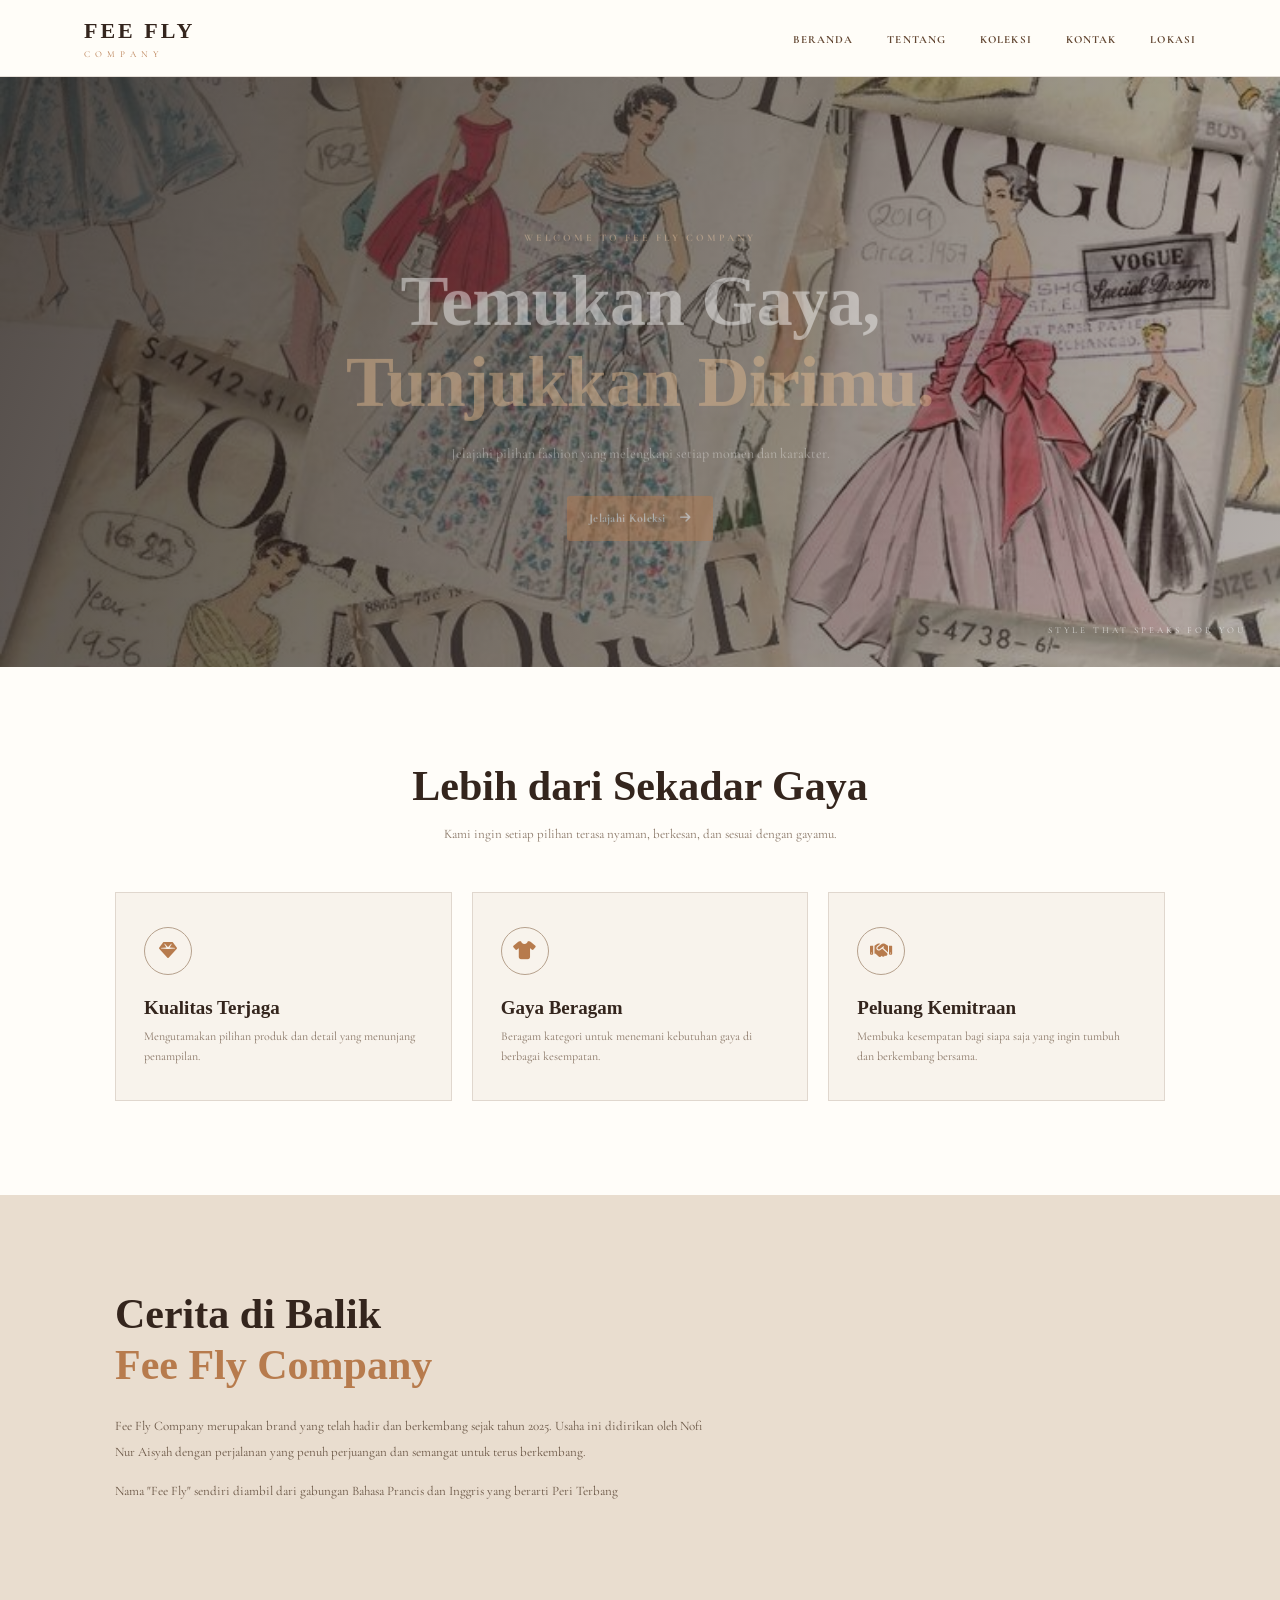
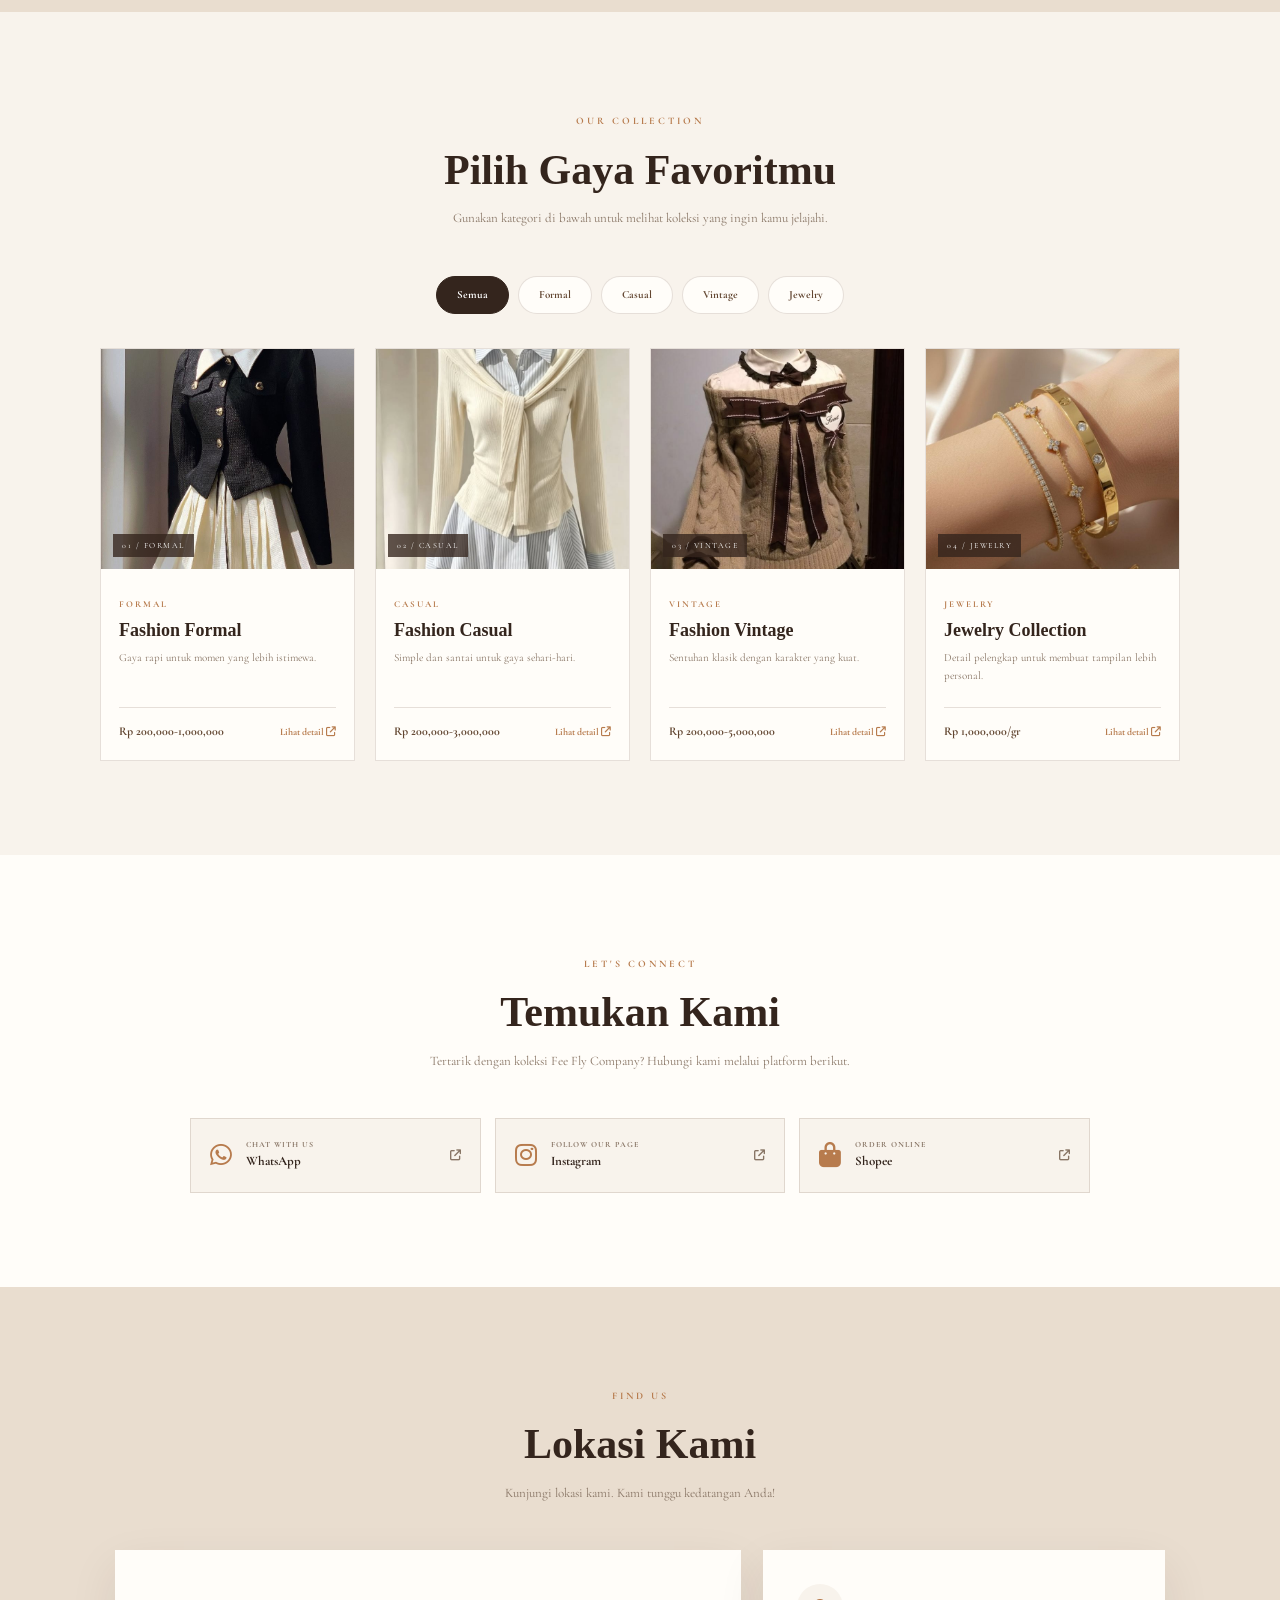
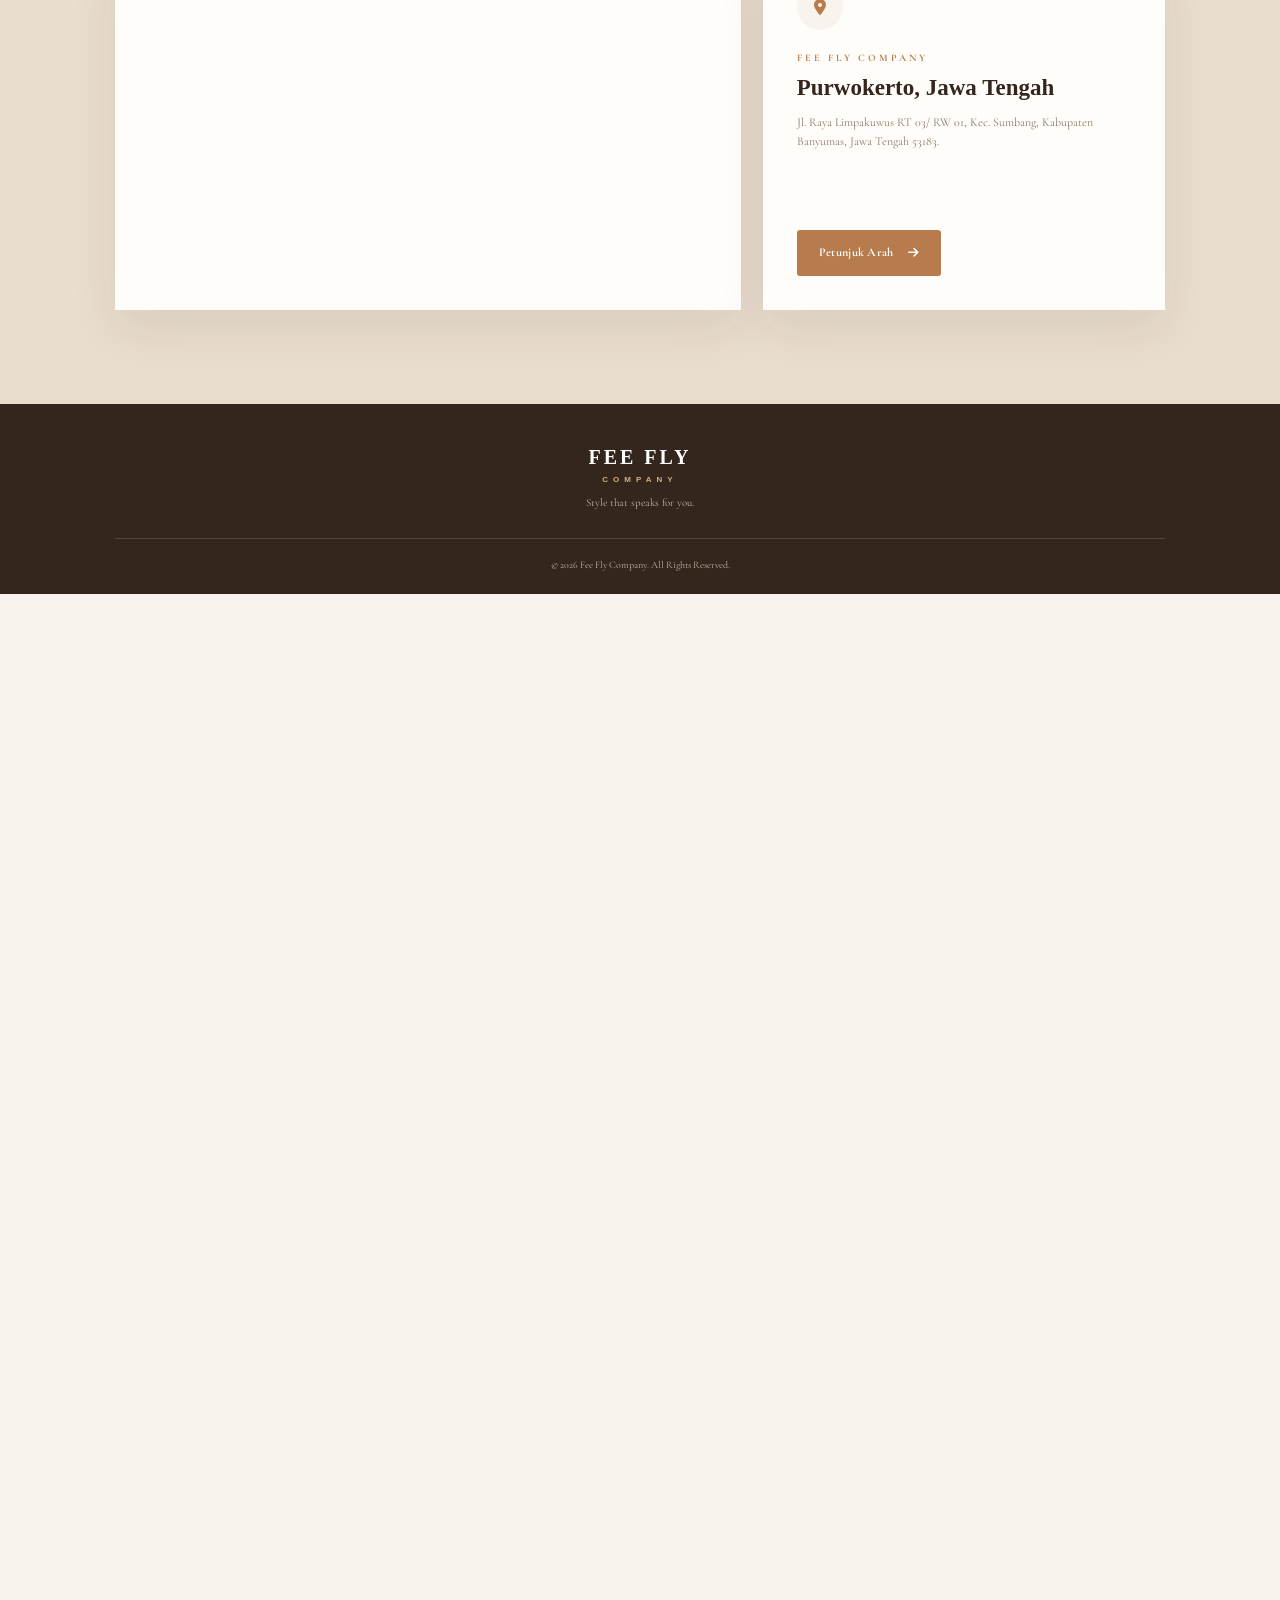
<file: index.html>
<!DOCTYPE html>
<html>
<head>
    <meta charset="UTF-8">
    <meta http-equiv="refresh" content="0; url=./fee_fly_fashion/">
    <title>Fee Fly Fashion</title>
</head>
<body>
    <p>Mengalihkan ke Fee Fly Fashion...</p>
</body>
</html>
</file>
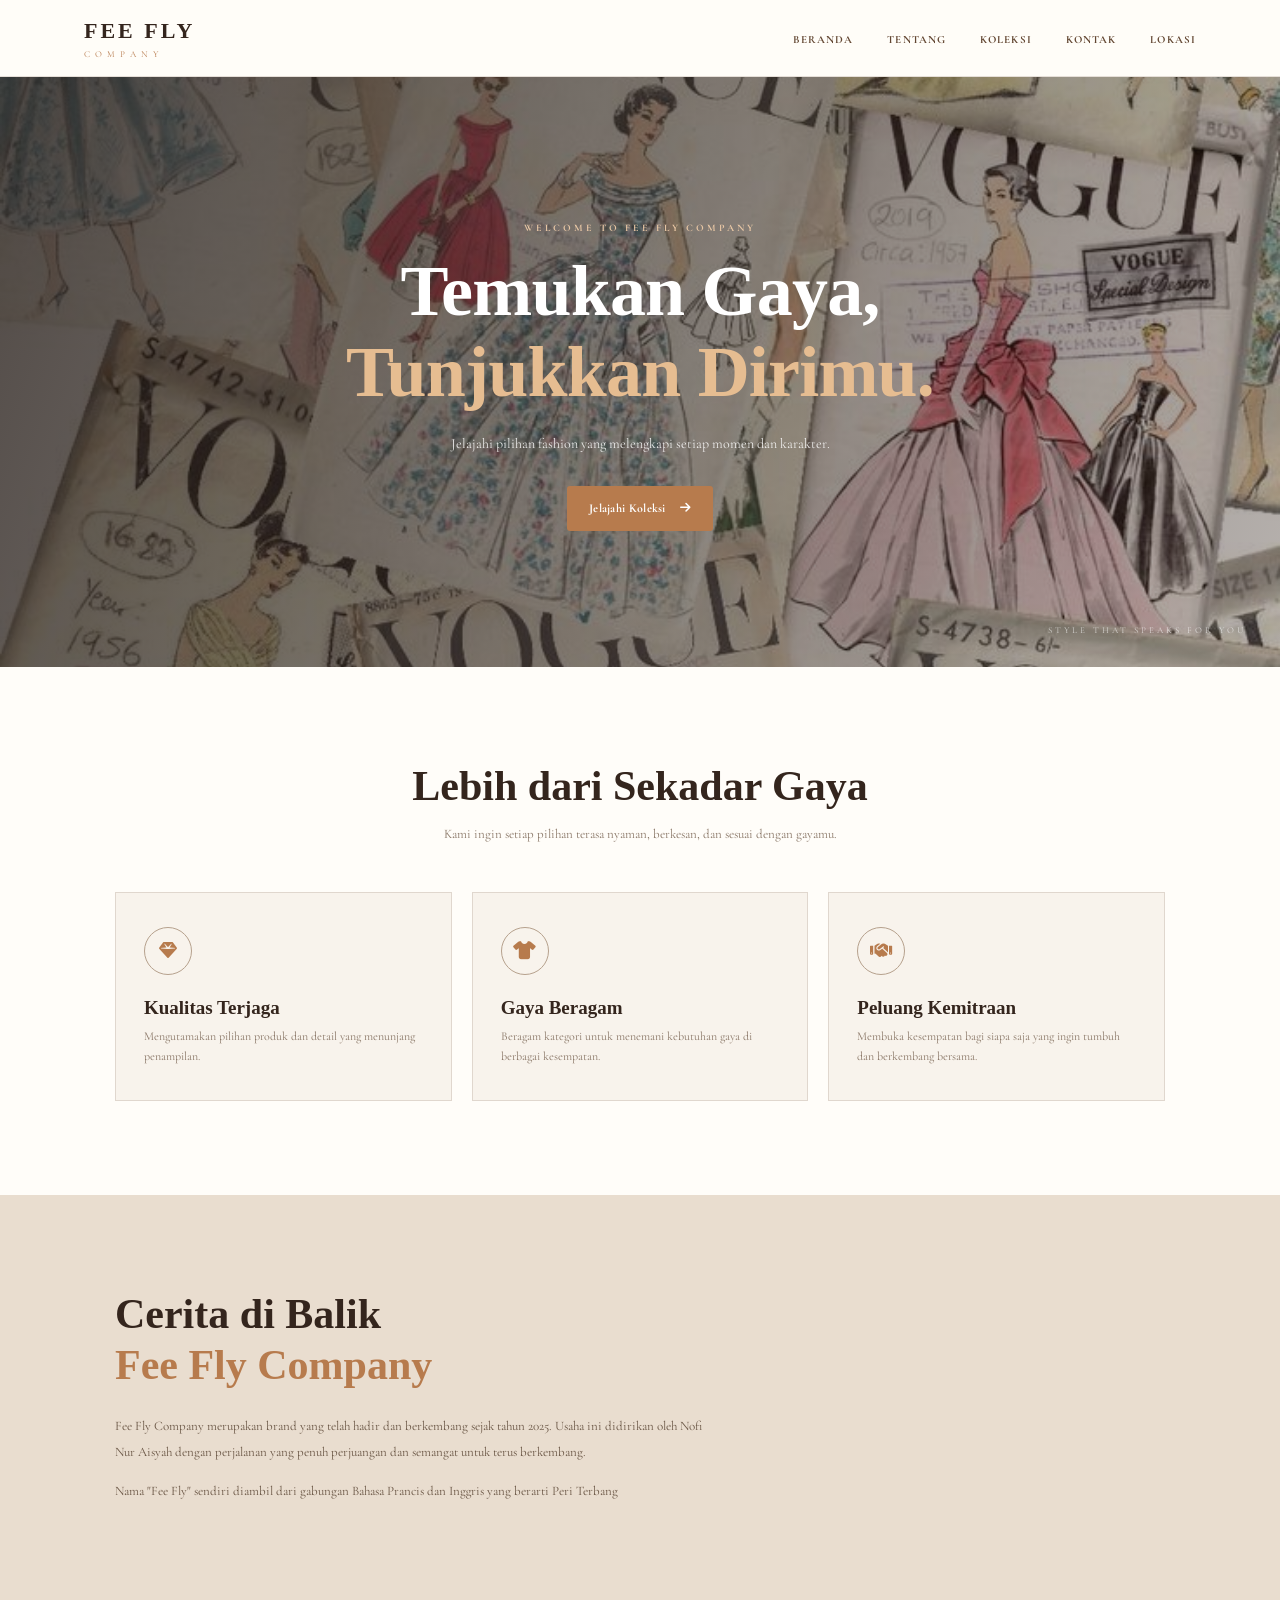
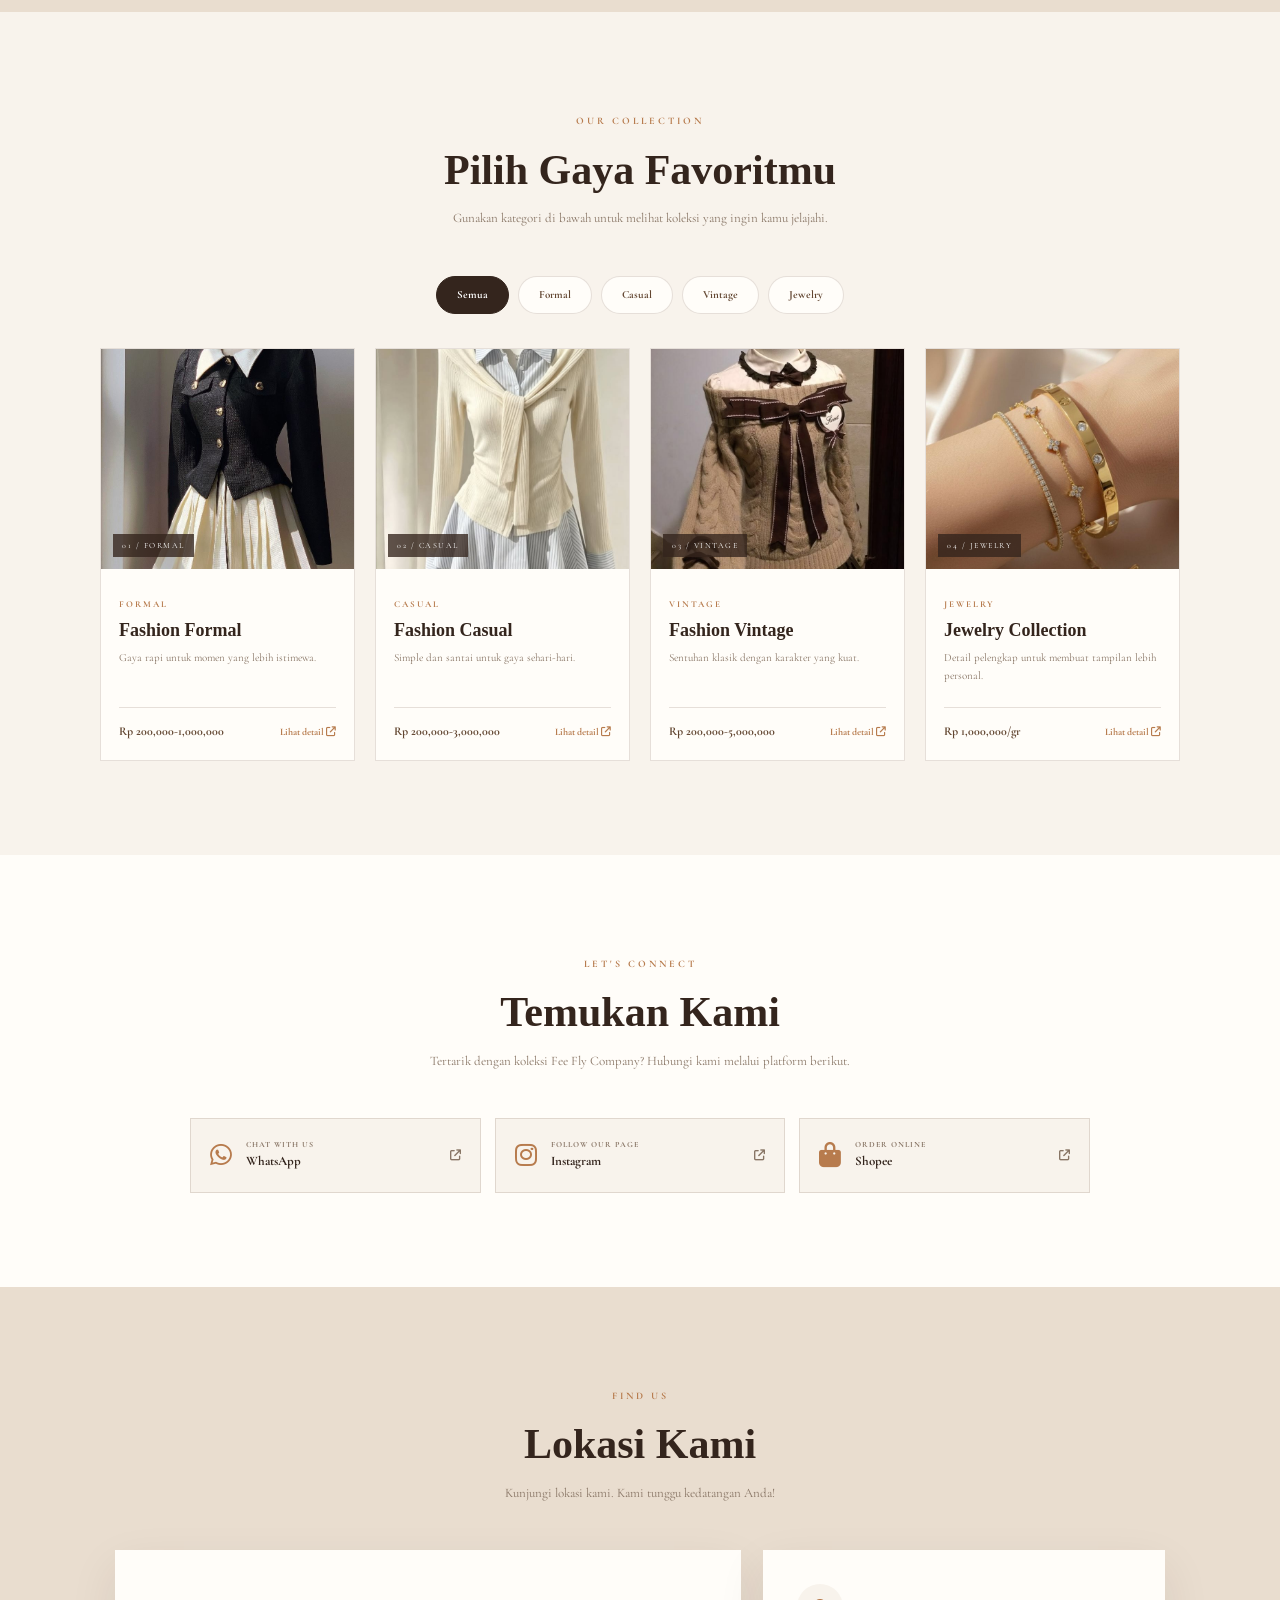
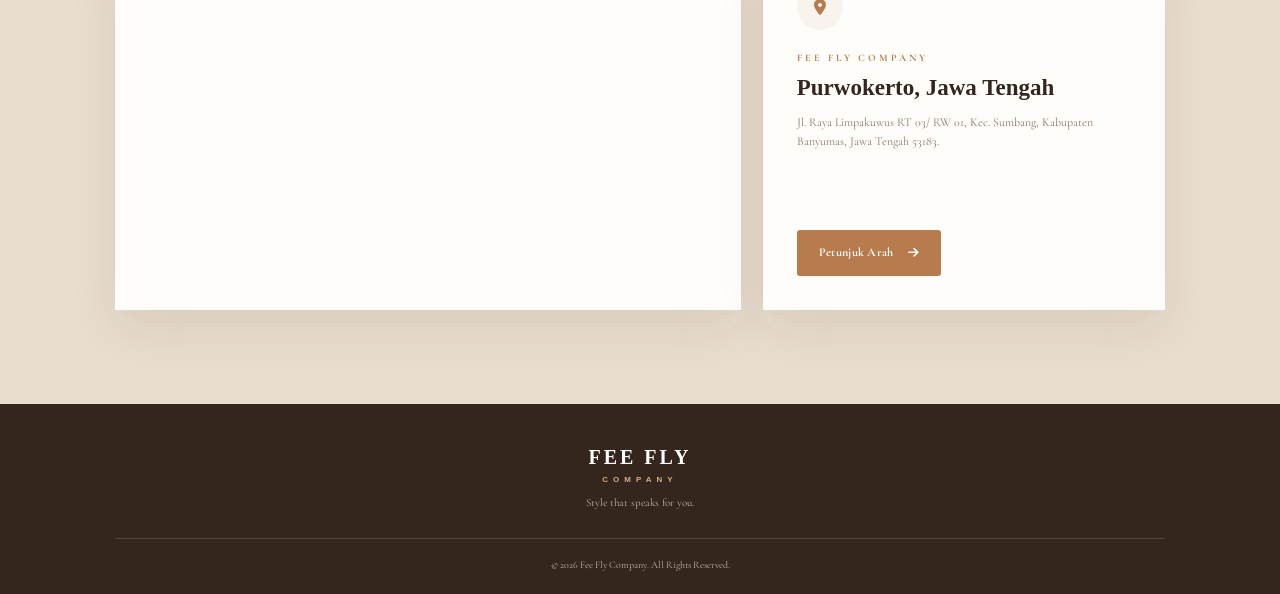
<file: fee_fly_fashion/index.html>
<!DOCTYPE html>
<html lang="id">
<head>
  <meta charset="UTF-8">
  <meta name="viewport" content="width=device-width, initial-scale=1.0">
  <meta name="theme-color" content="#f8f3ec">
  <title>Fee Fly Company</title>
  <link rel="stylesheet" href="style.css">
  <link rel="stylesheet" href="https://cdnjs.cloudflare.com/ajax/libs/font-awesome/6.5.0/css/all.min.css">
</head>
<body>

<header class="site-header">
  <nav class="navbar" aria-label="Navigasi utama">
    <a href="#beranda" class="logo"><strong>FEE FLY</strong><span>COMPANY</span></a>

    <input type="checkbox" id="menu-toggle" class="menu-toggle">
    <label for="menu-toggle" class="menu-icon" aria-label="Buka atau tutup menu">
      <i class="fa-solid fa-bars"></i>
      <i class="fa-solid fa-xmark"></i>
    </label>

    <ul class="nav-links">
      <li><a href="#beranda">Beranda</a></li>
      <li><a href="#tentang">Tentang</a></li>
      <li><a href="#daftar">Koleksi</a></li>
      <li><a href="#kontak">Kontak</a></li>
      <li><a href="#lokasi">Lokasi</a></li>
    </ul>
  </nav>
</header>

<main>
  <section id="beranda" class="hero">
    <div class="hero-overlay"></div>
    <div class="hero-content">
      <span class="eyebrow light">WELCOME TO FEE FLY COMPANY</span>
      <h1>Temukan Gaya,<br><em>Tunjukkan Dirimu.</em></h1>
      <p>Jelajahi pilihan fashion yang melengkapi setiap momen dan karakter.</p>
      <a href="#daftar" class="primary-button">Jelajahi Koleksi <i class="fa-solid fa-arrow-right"></i></a>
    </div>
    <span class="hero-note">STYLE THAT SPEAKS FOR YOU</span>
  </section>

  <section class="benefits section-pad">
    <div class="section-heading">
      <h2>Lebih dari Sekadar Gaya</h2>
      <p>Kami ingin setiap pilihan terasa nyaman, berkesan, dan sesuai dengan gayamu.</p>
    </div>
    <div class="benefit-grid">
      <article class="benefit-card">
        <span class="benefit-icon"><i class="fa-solid fa-gem"></i></span>
        <h3>Kualitas Terjaga</h3>
        <p>Mengutamakan pilihan produk dan detail yang menunjang penampilan.</p>
      </article>
      <article class="benefit-card">
        <span class="benefit-icon"><i class="fa-solid fa-shirt"></i></span>
        <h3>Gaya Beragam</h3>
        <p>Beragam kategori untuk menemani kebutuhan gaya di berbagai kesempatan.</p>
      </article>
      <article class="benefit-card">
        <span class="benefit-icon"><i class="fa-solid fa-handshake"></i></span>
        <h3>Peluang Kemitraan</h3>
        <p>Membuka kesempatan bagi siapa saja yang ingin tumbuh dan berkembang bersama.</p>
      </article>
    </div>
  </section>

  <section id="tentang" class="about-section section-pad">
    <div class="about-wrap">
      <div class="about-copy">
        <h2>Cerita di Balik<br><em>Fee Fly Company</em></h2>
        <p>Fee Fly Company merupakan brand yang telah hadir dan berkembang sejak tahun 2025. Usaha ini didirikan oleh Nofi Nur Aisyah dengan perjalanan yang penuh perjuangan dan semangat untuk terus berkembang.</p>
        <p>Nama "Fee Fly" sendiri diambil dari gabungan Bahasa Prancis dan Inggris yang berarti Peri Terbang</p>
      </div>
      <!-- <div class="story-list">
        <article class="story-item"><span>01</span><div><h3>2014</h3><p>Awal perjalanan Fee Fly Company.</p></div></article>
        <article class="story-item"><span>02</span><div><h3>Passion & Dedication</h3><p>Dibangun dengan kerja keras dan ketekunan.</p></div></article>
        <article class="story-item"><span>03</span><div><h3>Growing Together</h3><p>Terus berkembang dan membuka peluang usaha.</p></div></article>
      </div> -->
    </div>
  </section>

  <section id="daftar" class="collection section-pad">
    <div class="section-heading">
      <span class="eyebrow">OUR COLLECTION</span>
      <h2>Pilih Gaya Favoritmu</h2>
      <p>Gunakan kategori di bawah untuk melihat koleksi yang ingin kamu jelajahi.</p>
    </div>

    <!-- Filter CSS-only: pilih satu kategori untuk menampilkan kartunya -->
    <div class="catalogue">
      <input type="radio" name="category" id="filter-all" checked>
      <input type="radio" name="category" id="filter-formal">
      <input type="radio" name="category" id="filter-casual">
      <input type="radio" name="category" id="filter-vintage">
      <input type="radio" name="category" id="filter-jewelry">

      <div class="filter-tabs" aria-label="Filter koleksi">
        <label for="filter-all">Semua</label>
        <label for="filter-formal">Formal</label>
        <label for="filter-casual">Casual</label>
        <label for="filter-vintage">Vintage</label>
        <label for="filter-jewelry">Jewelry</label>
      </div>

      <div class="product-grid">
        <article class="product-card formal">
          <a class="product-photo" href="#detail-formal"><img src="fashion formal.jpg" alt="Fashion formal"><span>01 / FORMAL</span></a>
          <div class="product-info"><span class="product-category">FORMAL</span><h3>Fashion Formal</h3><p>Gaya rapi untuk momen yang lebih istimewa.</p><div class="product-bottom"><strong>Rp 200,000-1,000,000</strong><a href="#detail-formal">Lihat detail <i class="fa-solid fa-arrow-up-right-from-square"></i></a></div></div>
        </article>

        <article class="product-card casual">
          <a class="product-photo" href="#detail-casual"><img src="fashion casual.jpg" alt="Fashion casual"><span>02 / CASUAL</span></a>
          <div class="product-info"><span class="product-category">CASUAL</span><h3>Fashion Casual</h3><p>Simple dan santai untuk gaya sehari-hari.</p><div class="product-bottom"><strong>Rp 200,000-3,000,000</strong><a href="#detail-casual">Lihat detail <i class="fa-solid fa-arrow-up-right-from-square"></i></a></div></div>
        </article>

        <article class="product-card vintage">
          <a class="product-photo" href="#detail-vintage"><img src="fashion vintage.jpg" alt="Fashion vintage"><span>03 / VINTAGE</span></a>
          <div class="product-info"><span class="product-category">VINTAGE</span><h3>Fashion Vintage</h3><p>Sentuhan klasik dengan karakter yang kuat.</p><div class="product-bottom"><strong>Rp 200,000-5,000,000</strong><a href="#detail-vintage">Lihat detail <i class="fa-solid fa-arrow-up-right-from-square"></i></a></div></div>
        </article>

        <article class="product-card jewelry">
          <a class="product-photo" href="#detail-jewelry"><img src="gelang.jpg" alt="Koleksi jewelry"><span>04 / JEWELRY</span></a>
          <div class="product-info"><span class="product-category">JEWELRY</span><h3>Jewelry Collection</h3><p>Detail pelengkap untuk membuat tampilan lebih personal.</p><div class="product-bottom"><strong>Rp 1,000,000/gr</strong><a href="#detail-jewelry">Lihat detail <i class="fa-solid fa-arrow-up-right-from-square"></i></a></div></div>
        </article>
      </div>
    </div>
  </section>

  <section class="details-area" aria-label="Detail koleksi">
    <article id="detail-formal" class="detail-panel"><a href="#daftar" class="detail-close" aria-label="Tutup detail">&times;</a><img src="fashion formal.jpg" alt="Fashion formal"><div><span class="eyebrow">DETAIL KOLEKSI</span><h2>Fashion Formal</h2><p>Temukan pilihan fashion formal untuk melengkapi penampilan di momen spesial.</p><strong>Rp 200,000-1,000,000</strong></div></article>
    <article id="detail-casual" class="detail-panel"><a href="#daftar" class="detail-close" aria-label="Tutup detail">&times;</a><img src="fashion casual.jpg" alt="Fashion casual"><div><span class="eyebrow">DETAIL KOLEKSI</span><h2>Fashion Casual</h2><p>Pilihan gaya casual yang santai dan mudah dipadukan untuk aktivitas sehari-hari.</p><strong>Rp 200,000-3,000,000</strong></div></article>
    <article id="detail-vintage" class="detail-panel"><a href="#daftar" class="detail-close" aria-label="Tutup detail">&times;</a><img src="fashion vintage.jpg" alt="Fashion vintage"><div><span class="eyebrow">DETAIL KOLEKSI</span><h2>Fashion Vintage</h2><p>Koleksi bernuansa vintage untuk kamu yang menyukai sentuhan klasik.</p><strong>Rp 200,000-5,000,000</strong></div></article>
    <article id="detail-jewelry" class="detail-panel"><a href="#daftar" class="detail-close" aria-label="Tutup detail">&times;</a><img src="gelang.jpg" alt="Jewelry"><div><span class="eyebrow">DETAIL KOLEKSI</span><h2>Jewelry Collection</h2><p>Pelengkap gaya dengan detail yang memberi sentuhan berbeda.</p><strong>Rp 1,000,000/gr</strong></div></article>
  </section>

  <section id="kontak" class="contact-section section-pad">
    <div class="section-heading">
      <span class="eyebrow">LET'S CONNECT</span>
      <h2>Temukan Kami</h2>
      <p>Tertarik dengan koleksi Fee Fly Company? Hubungi kami melalui platform berikut.</p>
    </div>
    <div class="contact-links">
      <a class="contact-link whatsapp" href="https://wa.me/6285780030881?text=Halo%20Fee%20Fly%20Company,%20saya%20ingin%20bertanya" target="_blank" rel="noopener noreferrer"><i class="fa-brands fa-whatsapp"></i><span><small>CHAT WITH US</small>WhatsApp</span><i class="fa-solid fa-arrow-up-right-from-square"></i></a>
      <a class="contact-link instagram" href="https://instagram.com/fee_fly_company" target="_blank" rel="noopener noreferrer"><i class="fa-brands fa-instagram"></i><span><small>FOLLOW OUR PAGE</small>Instagram</span><i class="fa-solid fa-arrow-up-right-from-square"></i></a>
      <a class="contact-link shopee" href="https://shopee.co.id/" target="_blank" rel="noopener noreferrer"><i class="fa-solid fa-bag-shopping"></i><span><small>ORDER ONLINE</small>Shopee</span><i class="fa-solid fa-arrow-up-right-from-square"></i></a>
    </div>
  </section>

  <section id="lokasi" class="location-section section-pad">
    <div class="section-heading">
      <span class="eyebrow">FIND US</span><h2>Lokasi Kami</h2>
      <p>Kunjungi lokasi kami. Kami tunggu kedatangan Anda!</p>
    </div>
    <div class="location-grid">
      <div class="map-frame"><iframe src="https://maps.google.com/maps?q=-7.315831,109.248195&z=17&output=embed" title="Peta lokasi Fee Fly Company" loading="lazy" referrerpolicy="no-referrer-when-downgrade"></iframe></div>
      <div class="location-card"><span class="location-pin"><i class="fa-solid fa-location-dot"></i></span><span class="eyebrow">FEE FLY COMPANY</span><h3>Purwokerto, Jawa Tengah</h3><p>Jl. Raya Limpakuwus RT 03/ RW 01, Kec. Sumbang, Kabupaten Banyumas, Jawa Tengah 53183.</p><a class="primary-button" href="https://www.google.com/maps/dir/?api=1&destination=-7.315831%2C109.248195" target="_blank" rel="noopener noreferrer">Petunjuk Arah <i class="fa-solid fa-arrow-right"></i></a></div>
    </div>
  </section>
</main>

<footer class="footer">
  <a href="#beranda" class="footer-brand">FEE FLY <span>COMPANY</span></a>
  <p>Style that speaks for you.</p>
  <div class="footer-bottom">© 2026 Fee Fly Company. All Rights Reserved.</div>
</footer>
</body>
</html>
</file>
<file: fee_fly_fashion/style.css>
@import url('https://fonts.googleapis.com/css2?family=Cormorant+Garamond:wght@400;500;600;700&family=Plus+Jakarta+Sans:wght@400;500;600;700&display=swap');
:root {
    --cream: #f8f3ec;
    --paper: #fffdf9;
    --sand: #e9ddcf;
    --taupe: #b6a18d;
    --brown: #624631;
    --deep: #34251d;
    --muted: #887565;
    --accent: #b77b4d;
    --line: rgba(98, 70, 49, .16);
    --shadow: 0 18px 45px rgba(52, 37, 29, .09);
}

* {
    box-sizing: border-box;
    margin: 0;
    padding: 0;
}

html {
    scroll-behavior: smooth;
    scroll-padding-top: 88px;
}

body {
    background: var(--cream);
    color: var(--deep);
    font-family: 'Cormorant Garamond', serif;
    line-height: 1.65;
    overflow-x: hidden;
}

a {
    color: inherit;
}

.site-header {
    position: sticky;
    top: 0;
    z-index: 100;
    background: rgba(255, 253, 249, .94);
    backdrop-filter: blur(14px);
    border-bottom: 1px solid var(--line);
}

.navbar {
    min-height: 76px;
    max-width: 1180px;
    margin: auto;
    padding: 12px 34px;
    display: flex;
    align-items: center;
    justify-content: space-between;
}

.logo,
.footer-brand {
    display: flex;
    flex-direction: column;
    text-decoration: none;
    color: var(--deep);
    line-height: 1;
    letter-spacing: 3px;
}

.logo strong {
    font: 700 22px 'Playfair Display', Georgia, serif;
}

.logo span,
.footer-brand span {
    margin-top: 6px;
    font-size: 9px;
    letter-spacing: 5px;
    color: var(--accent);
}

.nav-links {
    display: flex;
    align-items: center;
    gap: 34px;
    list-style: none;
}

.nav-links a {
    text-decoration: none;
    text-transform: uppercase;
    font-size: 11px;
    font-weight: 700;
    letter-spacing: 1.1px;
    color: var(--brown);
    transition: color .25s;
}

.nav-links a:hover {
    color: var(--accent);
}

.menu-toggle,
.menu-icon {
    display: none;
}

.hero {
    min-height: 590px;
    position: relative;
    display: grid;
    place-items: center;
    text-align: center;
    padding: 100px 24px;
    color: white;
    background: url("bg.jpg") center/cover no-repeat;
    isolation: isolate;
}

.hero-overlay {
    position: absolute;
    inset: 0;
    z-index: -1;
    background: linear-gradient(110deg, rgba(31, 22, 17, .78), rgba(49, 34, 24, .35));
}

.hero-content {
    max-width: 760px;
    animation: rise .8s ease both;
}

.eyebrow {
    display: inline-block;
    color: var(--accent);
    font-size: 10px;
    font-weight: 700;
    letter-spacing: 3px;
    margin-bottom: 15px;
}

.eyebrow.light {
    color: #e8c7a5;
}

.hero h1 {
    font: 600 clamp(42px, 6vw, 72px)/1.12 'Playfair Display', Georgia, serif;
    letter-spacing: -.8px;
    margin-bottom: 20px;
}

.hero h1 em,
.about-copy h2 em {
    color: #e6bd91;
    font-style: normal;
}

.hero p {
    max-width: 520px;
    margin: 0 auto 30px;
    color: rgba(255, 255, 255, .86);
    font-size: 14px;
}

.primary-button {
    display: inline-flex;
    align-items: center;
    gap: 14px;
    padding: 13px 22px;
    border-radius: 3px;
    background: var(--accent);
    color: white;
    text-decoration: none;
    font-size: 12px;
    font-weight: 700;
    letter-spacing: .3px;
    transition: .25s;
}

.primary-button:hover {
    background: #98613b;
    transform: translateY(-3px);
}

.hero-note {
    position: absolute;
    right: 34px;
    bottom: 28px;
    font-size: 9px;
    letter-spacing: 3px;
    color: rgba(255, 255, 255, .65);
}

.section-pad {
    padding: 94px 28px;
}

.section-heading {
    max-width: 620px;
    text-align: center;
    margin: 0 auto 46px;
}

.section-heading h2,
.about-copy h2 {
    color: var(--deep);
    font: 600 clamp(30px, 4vw, 42px)/1.2 'Playfair Display', Georgia, serif;
    margin-bottom: 13px;
}

.section-heading p {
    color: var(--muted);
    font-size: 13px;
}

.benefits {
    background: var(--paper);
}

.benefit-grid {
    max-width: 1050px;
    margin: auto;
    display: grid;
    grid-template-columns: repeat(3, 1fr);
    gap: 20px;
}

.benefit-card {
    padding: 34px 28px;
    border: 1px solid var(--line);
    background: var(--cream);
    transition: transform .3s, box-shadow .3s;
}

.benefit-card:hover {
    transform: translateY(-7px);
    box-shadow: var(--shadow);
}

.benefit-icon {
    width: 48px;
    height: 48px;
    display: grid;
    place-items: center;
    border: 1px solid var(--taupe);
    color: var(--accent);
    border-radius: 50%;
    font-size: 18px;
    margin-bottom: 22px;
}

.benefit-card h3,
.story-item h3 {
    font: 600 19px 'Playfair Display', Georgia, serif;
    color: var(--deep);
    margin-bottom: 8px;
}

.benefit-card p,
.story-item p {
    font-size: 12px;
    color: var(--muted);
}

.about-section {
    background: var(--sand);
}

.about-wrap {
    max-width: 1050px;
    margin: auto;
    display: grid;
    grid-template-columns: 1.35fr .85fr;
    gap: 90px;
    align-items: center;
}

.about-copy h2 {
    margin-bottom: 24px;
}

.about-copy h2 em {
    color: var(--accent);
}

.about-copy p {
    color: #685443;
    font-size: 13px;
    line-height: 1.95;
    margin-bottom: 14px;
}

.story-list {
    display: grid;
    gap: 13px;
}

.story-item {
    display: flex;
    gap: 20px;
    align-items: flex-start;
    padding: 23px;
    background: rgba(255, 253, 249, .78);
    border-left: 2px solid var(--accent);
}

.story-item>span {
    color: var(--accent);
    font: 600 22px 'Playfair Display', Georgia, serif;
}

.story-item h3 {
    font-size: 17px;
}

.collection {
    background: var(--cream);
}

.catalogue {
    max-width: 1080px;
    margin: auto;
}

.catalogue>input {
    position: absolute;
    opacity: 0;
    pointer-events: none;
}

.filter-tabs {
    display: flex;
    justify-content: center;
    flex-wrap: wrap;
    gap: 9px;
    margin-bottom: 34px;
}

.filter-tabs label {
    cursor: pointer;
    border: 1px solid var(--line);
    color: var(--brown);
    background: var(--paper);
    padding: 9px 20px;
    border-radius: 30px;
    font-size: 11px;
    font-weight: 700;
    transition: .2s;
}

#filter-all:checked~.filter-tabs label[for="filter-all"],
#filter-formal:checked~.filter-tabs label[for="filter-formal"],
#filter-casual:checked~.filter-tabs label[for="filter-casual"],
#filter-vintage:checked~.filter-tabs label[for="filter-vintage"],
#filter-jewelry:checked~.filter-tabs label[for="filter-jewelry"] {
    background: var(--deep);
    color: white;
    border-color: var(--deep);
}

.product-grid {
    display: grid;
    grid-template-columns: repeat(4, minmax(0, 1fr));
    gap: 20px;
}

.product-card {
    min-width: 0;
    background: var(--paper);
    border: 1px solid var(--line);
    transition: transform .3s, box-shadow .3s;
}

.product-card:hover {
    transform: translateY(-7px);
    box-shadow: var(--shadow);
}

.product-photo {
    height: 220px;
    display: block;
    position: relative;
    overflow: hidden;
    background: var(--sand);
}

.product-photo img {
    width: 100%;
    height: 100%;
    display: block;
    object-fit: cover;
    transition: transform .5s;
}

.product-card:hover .product-photo img {
    transform: scale(1.06);
}

.product-photo span {
    position: absolute;
    left: 12px;
    bottom: 12px;
    background: rgba(52, 37, 29, .78);
    color: white;
    padding: 5px 9px;
    font-size: 8px;
    letter-spacing: 1.5px;
}

.product-info {
    padding: 20px 18px 18px;
}

.product-category {
    color: var(--accent);
    font-size: 9px;
    font-weight: 700;
    letter-spacing: 2px;
}

.product-info h3 {
    font: 600 18px 'Playfair Display', Georgia, serif;
    margin: 5px 0 8px;
}

.product-info p {
    color: var(--muted);
    font-size: 11px;
    min-height: 42px;
}

.product-bottom {
    display: flex;
    flex-wrap: wrap;
    align-items: center;
    justify-content: space-between;
    gap: 8px;
    border-top: 1px solid var(--line);
    padding-top: 14px;
    margin-top: 16px;
}

.product-bottom strong {
    font-size: 12px;
    color: var(--brown);
}

.product-bottom a {
    text-decoration: none;
    color: var(--accent);
    font-size: 10px;
    font-weight: 700;
}

#filter-formal:checked~.product-grid .product-card:not(.formal),
#filter-casual:checked~.product-grid .product-card:not(.casual),
#filter-vintage:checked~.product-grid .product-card:not(.vintage),
#filter-jewelry:checked~.product-grid .product-card:not(.jewelry) {
    display: none;
}

.details-area {
    position: relative;
}

.detail-panel {
    display: none;
    max-width: 850px;
    margin: 0 auto 35px;
    position: relative;
    grid-template-columns: .9fr 1.1fr;
    background: var(--paper);
    box-shadow: var(--shadow);
    border: 1px solid var(--line);
    scroll-margin-top: 100px;
}

.detail-panel:target {
    display: grid;
    animation: rise .35s ease both;
}

.detail-panel img {
    width: 100%;
    height: 100%;
    min-height: 280px;
    object-fit: cover;
}

.detail-panel>div {
    padding: 44px 36px;
    align-self: center;
}

.detail-panel h2 {
    font: 600 28px 'Playfair Display', Georgia, serif;
    margin-bottom: 14px;
}

.detail-panel p {
    color: var(--muted);
    font-size: 13px;
    margin-bottom: 20px;
}

.detail-panel strong {
    color: var(--accent);
}

.detail-close {
    position: absolute;
    z-index: 2;
    right: 12px;
    top: 8px;
    text-decoration: none;
    font-size: 28px;
    line-height: 1;
    color: var(--deep);
}

.contact-section {
    background: var(--paper);
}

.contact-links {
    max-width: 900px;
    margin: auto;
    display: grid;
    grid-template-columns: repeat(3, 1fr);
    gap: 14px;
}

.contact-link {
    display: flex;
    align-items: center;
    gap: 14px;
    padding: 19px;
    text-decoration: none;
    background: var(--cream);
    border: 1px solid var(--line);
    transition: .25s;
}

.contact-link:hover {
    transform: translateY(-4px);
    box-shadow: var(--shadow);
}

.contact-link>i:first-child {
    font-size: 25px;
    color: var(--accent);
}

.contact-link span {
    display: flex;
    flex: 1;
    flex-direction: column;
    font-weight: 700;
    font-size: 13px;
}

.contact-link small {
    font-size: 8px;
    letter-spacing: 1px;
    color: var(--muted);
}

.contact-link>i:last-child {
    font-size: 11px;
    color: var(--muted);
}

.location-section {
    background: var(--sand);
}

.location-grid {
    max-width: 1050px;
    margin: auto;
    display: grid;
    grid-template-columns: 1.4fr .9fr;
    gap: 22px;
    align-items: stretch;
}

.map-frame {
    min-height: 360px;
    padding: 8px;
    background: var(--paper);
    box-shadow: var(--shadow);
}

.map-frame iframe {
    display: block;
    width: 100%;
    height: 100%;
    min-height: 344px;
    border: 0;
}

.location-card {
    padding: 34px;
    background: var(--paper);
    box-shadow: var(--shadow);
    display: flex;
    flex-direction: column;
    align-items: flex-start;
}

.location-pin {
    width: 46px;
    height: 46px;
    display: grid;
    place-items: center;
    color: var(--accent);
    background: var(--cream);
    border-radius: 50%;
    margin-bottom: 20px;
}

.location-card .eyebrow {
    margin-bottom: 8px;
}

.location-card h3 {
    font: 600 23px 'Playfair Display', Georgia, serif;
    margin-bottom: 12px;
}

.location-card p {
    color: var(--muted);
    font-size: 12px;
    margin-bottom: 24px;
}

.location-card .primary-button {
    margin-top: auto;
}

.footer {
    padding: 42px 20px 20px;
    text-align: center;
    background: var(--deep);
    color: #f8f3ec;
}

.footer-brand {
    display: inline-flex;
    color: white;
    font: 600 20px 'Playfair Display', Georgia, serif;
}

.footer-brand span {
    color: #d5ad87;
    font: 700 8px 'DM Sans', sans-serif;
}

.footer>p {
    color: #c7b5a5;
    font-size: 11px;
    margin-top: 10px;
}

.footer-bottom {
    border-top: 1px solid rgba(255, 255, 255, .14);
    max-width: 1050px;
    margin: 26px auto 0;
    padding-top: 18px;
    color: #c7b5a5;
    font-size: 10px;
}

@keyframes rise {
    from {
        opacity: 0;
        transform: translateY(18px);
    }

    to {
        opacity: 1;
        transform: translateY(0);
    }
}

@media (max-width: 900px) {
    .product-grid {
        grid-template-columns: repeat(2, minmax(0, 1fr));
        max-width: 680px;
        margin: auto;
    }

    .about-wrap {
        gap: 42px;
    }

    .nav-links {
        gap: 20px;
    }
}

@media (max-width: 680px) {
    html {
        scroll-padding-top: 70px;
    }

    .navbar {
        min-height: 68px;
        padding: 10px 20px;
    }

    .logo strong {
        font-size: 20px;
    }

    .menu-toggle {
        position: absolute;
        opacity: 0;
        pointer-events: none;
    }

    .menu-icon {
        display: flex;
        width: 40px;
        height: 40px;
        align-items: center;
        justify-content: center;
        cursor: pointer;
        color: var(--deep);
        font-size: 21px;
    }

    .menu-icon .fa-xmark {
        display: none;
    }

    .menu-toggle:checked+.menu-icon .fa-bars {
        display: none;
    }

    .menu-toggle:checked+.menu-icon .fa-xmark {
        display: inline;
    }

    .nav-links {
        display: none;
        position: absolute;
        top: 100%;
        left: 0;
        right: 0;
        padding: 10px 20px 18px;
        background: var(--paper);
        border-bottom: 1px solid var(--line);
        box-shadow: 0 12px 20px rgba(52, 37, 29, .08);
        flex-direction: column;
        align-items: stretch;
        gap: 0;
    }

    .menu-toggle:checked~.nav-links {
        display: flex;
    }

    .nav-links a {
        display: block;
        padding: 13px 5px;
        border-bottom: 1px solid var(--line);
    }

    .hero {
        min-height: 510px;
        padding: 80px 22px;
    }

    .hero-note {
        right: 18px;
        bottom: 18px;
        font-size: 8px;
    }

    .section-pad {
        padding: 70px 20px;
    }

    .benefit-grid,
    .about-wrap,
    .location-grid,
    .contact-links {
        grid-template-columns: 1fr;
    }

    .benefit-grid {
        max-width: 430px;
    }

    .about-wrap {
        gap: 30px;
    }

    .product-grid {
        grid-template-columns: 1fr;
        max-width: 390px;
    }

    .product-photo {
        height: 240px;
    }

    .detail-panel:target {
        grid-template-columns: 1fr;
        max-width: 430px;
        margin: 0 18px 28px;
    }

    .detail-panel img {
        height: 220px;
        min-height: 220px;
    }

    .detail-panel>div {
        padding: 28px 24px;
    }

    .contact-links {
        max-width: 430px;
    }

    .map-frame iframe {
        min-height: 280px;
    }

    .location-card {
        padding: 28px 24px;
    }
}

@media (prefers-reduced-motion: reduce) {

    *,
    *::before,
    *::after {
        scroll-behavior: auto !important;
        animation-duration: .01ms !important;
        transition-duration: .01ms !important;
    }
}
</file>
